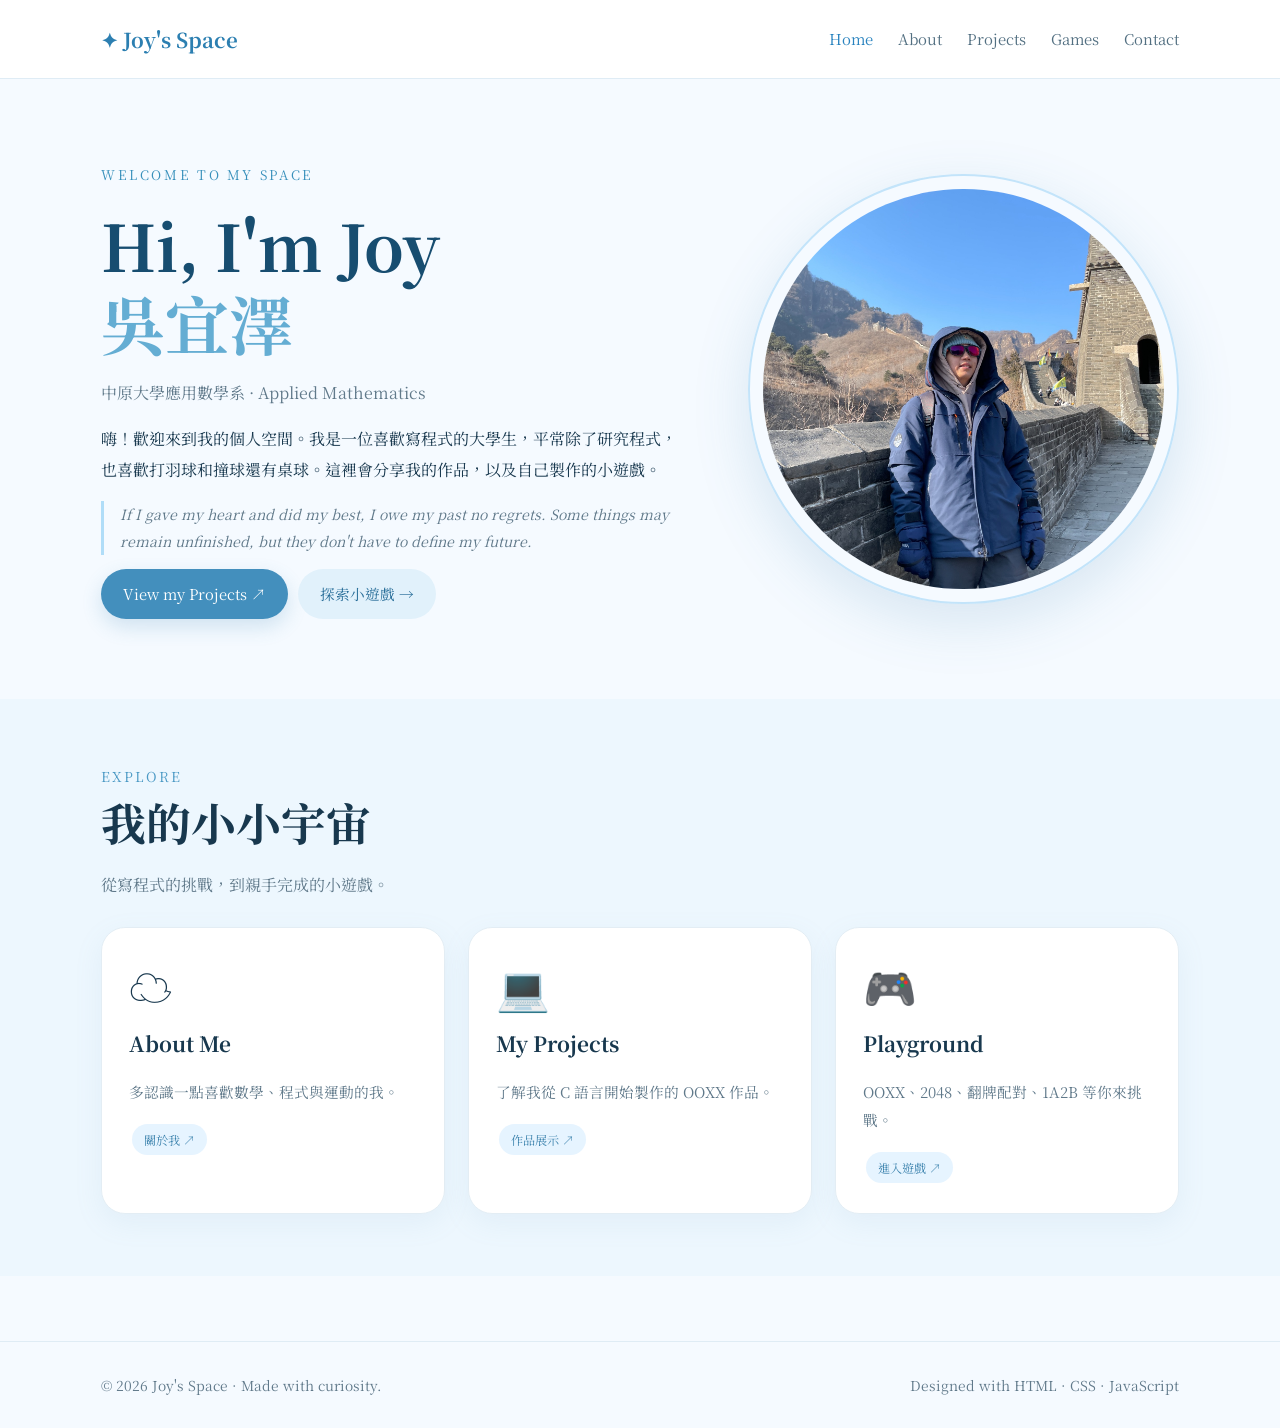
<file: index.html>
<!doctype html><html lang="zh-Hant"><head><meta charset="UTF-8"><meta name="viewport" content="width=device-width,initial-scale=1"><meta name="description" content="Joy's Space — 個人作品展示與小遊戲"><title>首頁｜Joy's Space</title><link rel="stylesheet" href="css/global.css"></head><body><header class="nav"><nav class="nav-inner wrap"><a class="logo" href="index.html">✦ Joy's Space</a><div class="links"><a href="index.html" aria-current="page" >Home</a><a href="pages/about.html" >About</a><a href="pages/projects.html" >Projects</a><a href="pages/games.html" >Games</a><a href="pages/contact.html" >Contact</a></div></nav></header><main><section class="wrap hero"><div class="fade-in"><span class="eyebrow">WELCOME TO MY SPACE</span><h1>Hi, I'm Joy<br><span style="color:#64add3">吳宜澤</span></h1><p class="muted">中原大學應用數學系 · Applied Mathematics</p><p>嗨！歡迎來到我的個人空間。我是一位喜歡寫程式的大學生，平常除了研究程式，也喜歡打羽球和撞球還有桌球。這裡會分享我的作品，以及自己製作的小遊戲。</p><p class="muted" style="font-style:italic;font-size:.88rem;border-left:3px solid #b0ddf8;padding-left:16px">If I gave my heart and did my best, I owe my past no regrets. Some things may remain unfinished, but they don't have to define my future.</p><div class="actions"><a class="btn" href="pages/projects.html">View my Projects ↗</a><a class="btn secondary" href="pages/games.html">探索小遊戲 →</a></div></div><div class="portrait-wrap fade-in"><img class="portrait" src="images/joy.jpg" alt="Joy 的個人照片"></div></section><section class="section" style="background:#edf7fe"><div class="wrap"><div class="section-head"><span class="kicker">EXPLORE</span><h2>我的小小宇宙</h2><p class="muted">從寫程式的挑戰，到親手完成的小遊戲。</p></div><div class="cards"><a class="card fade-in" href="pages/about.html"><span class="card-ico">☁️</span><h3>About Me</h3><p>多認識一點喜歡數學、程式與運動的我。</p><span class="chip">關於我 ↗</span></a><a class="card fade-in" href="pages/projects.html"><span class="card-ico">💻</span><h3>My Projects</h3><p>了解我從 C 語言開始製作的 OOXX 作品。</p><span class="chip">作品展示 ↗</span></a><a class="card fade-in" href="pages/games.html"><span class="card-ico">🎮</span><h3>Playground</h3><p>OOXX、2048、翻牌配對、1A2B 等你來挑戰。</p><span class="chip">進入遊戲 ↗</span></a></div></div></section></main><footer class="foot"><div class="wrap"><span>© <span id="year">2026</span> Joy's Space · Made with curiosity.</span><span>Designed with HTML · CSS · JavaScript</span></div></footer><script src="js/main.js"></script></body></html>
</file>
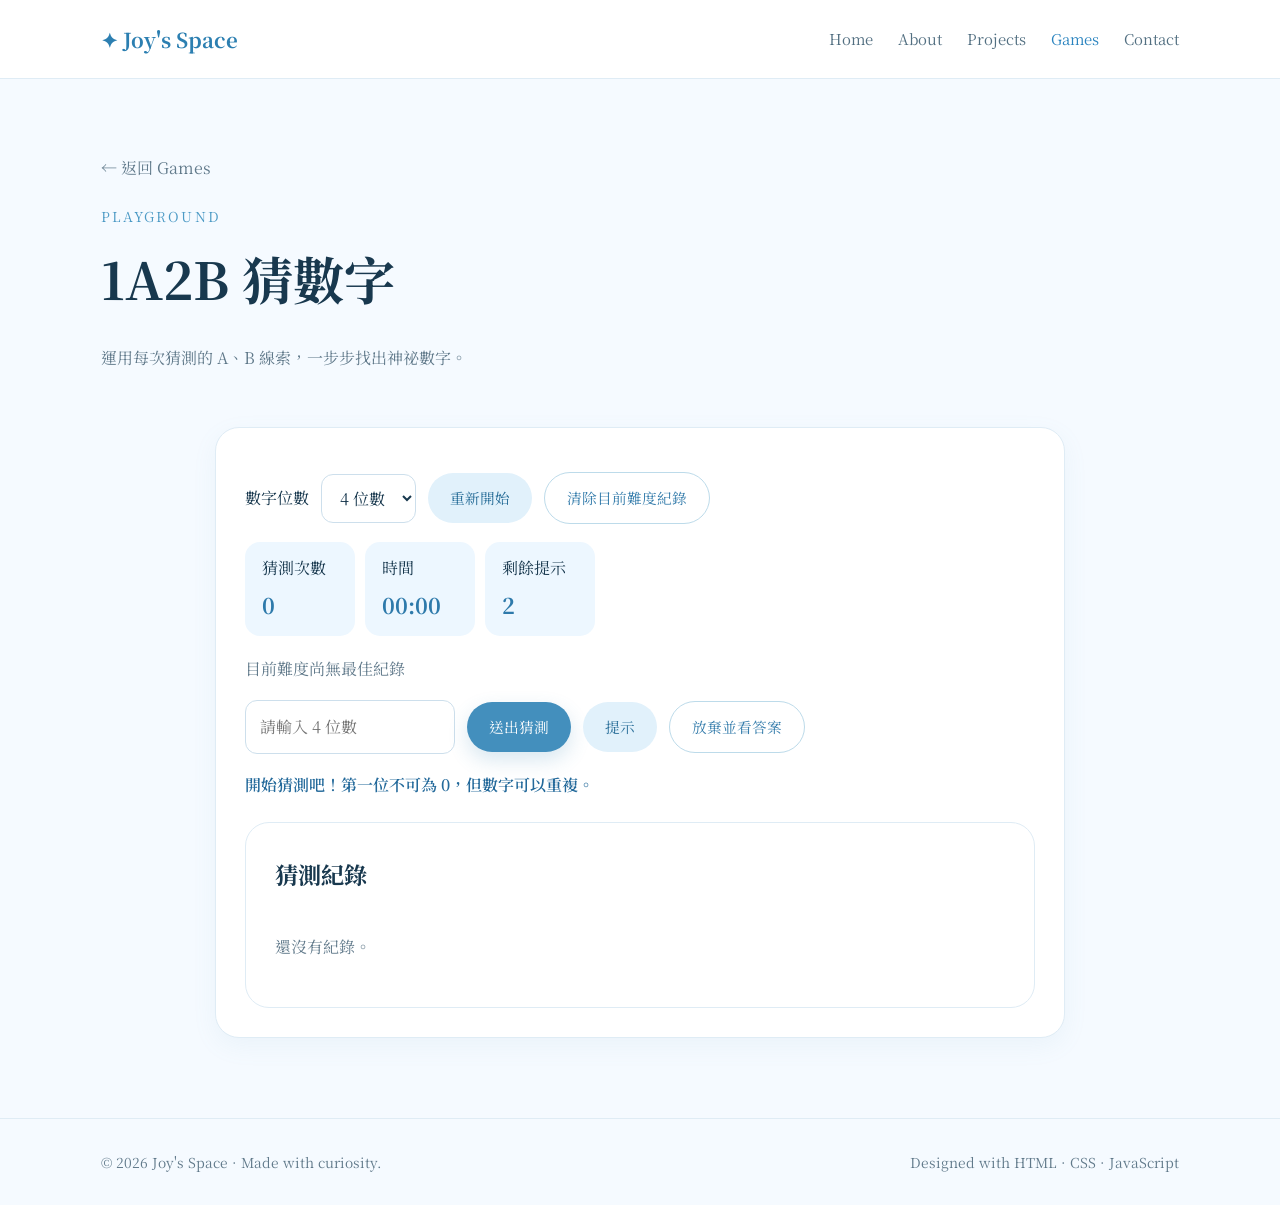
<file: games/1a2b/index.html>
<!doctype html><html lang="zh-Hant"><head><meta charset="UTF-8"><meta name="viewport" content="width=device-width,initial-scale=1"><meta name="description" content="Joy's Space — 個人作品展示與小遊戲"><title>1A2B 猜數字｜Joy's Space</title><link rel="stylesheet" href="../../css/global.css"></head><body><header class="nav"><nav class="nav-inner wrap"><a class="logo" href="../../index.html">✦ Joy's Space</a><div class="links"><a href="../../index.html" >Home</a><a href="../../pages/about.html" >About</a><a href="../../pages/projects.html" >Projects</a><a href="../../pages/games.html" aria-current="page" >Games</a><a href="../../pages/contact.html" >Contact</a></div></nav></header><main><div class="wrap"><section class="page-hero"><a href="../../pages/games.html" class="muted">← 返回 Games</a><span class="kicker" style="display:block;margin-top:20px">PLAYGROUND</span><h1>1A2B 猜數字</h1><p class="muted">運用每次猜測的 A、B 線索，一步步找出神祕數字。</p></section><section class="game-shell"><div class="panel"><div class="field"><label for="digits">數字位數</label><select id="digits"><option value="3">3 位數</option><option value="4" selected>4 位數</option><option value="5">5 位數</option><option value="6">6 位數</option></select><button class="btn secondary" id="new">重新開始</button><button class="btn ghost" id="clear">清除目前難度紀錄</button></div><div class="game-head"><div class="stat"><span>猜測次數</span><strong id="attempts">0</strong></div><div class="stat"><span>時間</span><strong id="time">00:00</strong></div><div class="stat"><span>剩餘提示</span><strong id="hints">2</strong></div></div><p id="best" class="muted"></p><form id="guess-form" class="field"><input id="guess" class="input" inputmode="numeric" autocomplete="off" placeholder="請輸入數字" aria-label="猜測數字" required><button class="btn" type="submit">送出猜測</button><button class="btn secondary" type="button" id="hint">提示</button><button class="btn ghost" type="button" id="giveup">放棄並看答案</button></form><p class="message" id="message" role="status">開始猜測吧！第一位不可為 0，但數字可以重複。</p><div class="panel" style="box-shadow:none"><h2>猜測紀錄</h2><div id="history" class="history"><p class="muted">還沒有紀錄。</p></div></div></div></section></div><link rel="stylesheet" href="style.css"><script src="game.js" defer></script></main><footer class="foot"><div class="wrap"><span>© <span id="year">2026</span> Joy's Space · Made with curiosity.</span><span>Designed with HTML · CSS · JavaScript</span></div></footer><script src="../../js/main.js"></script></body></html>
</file>
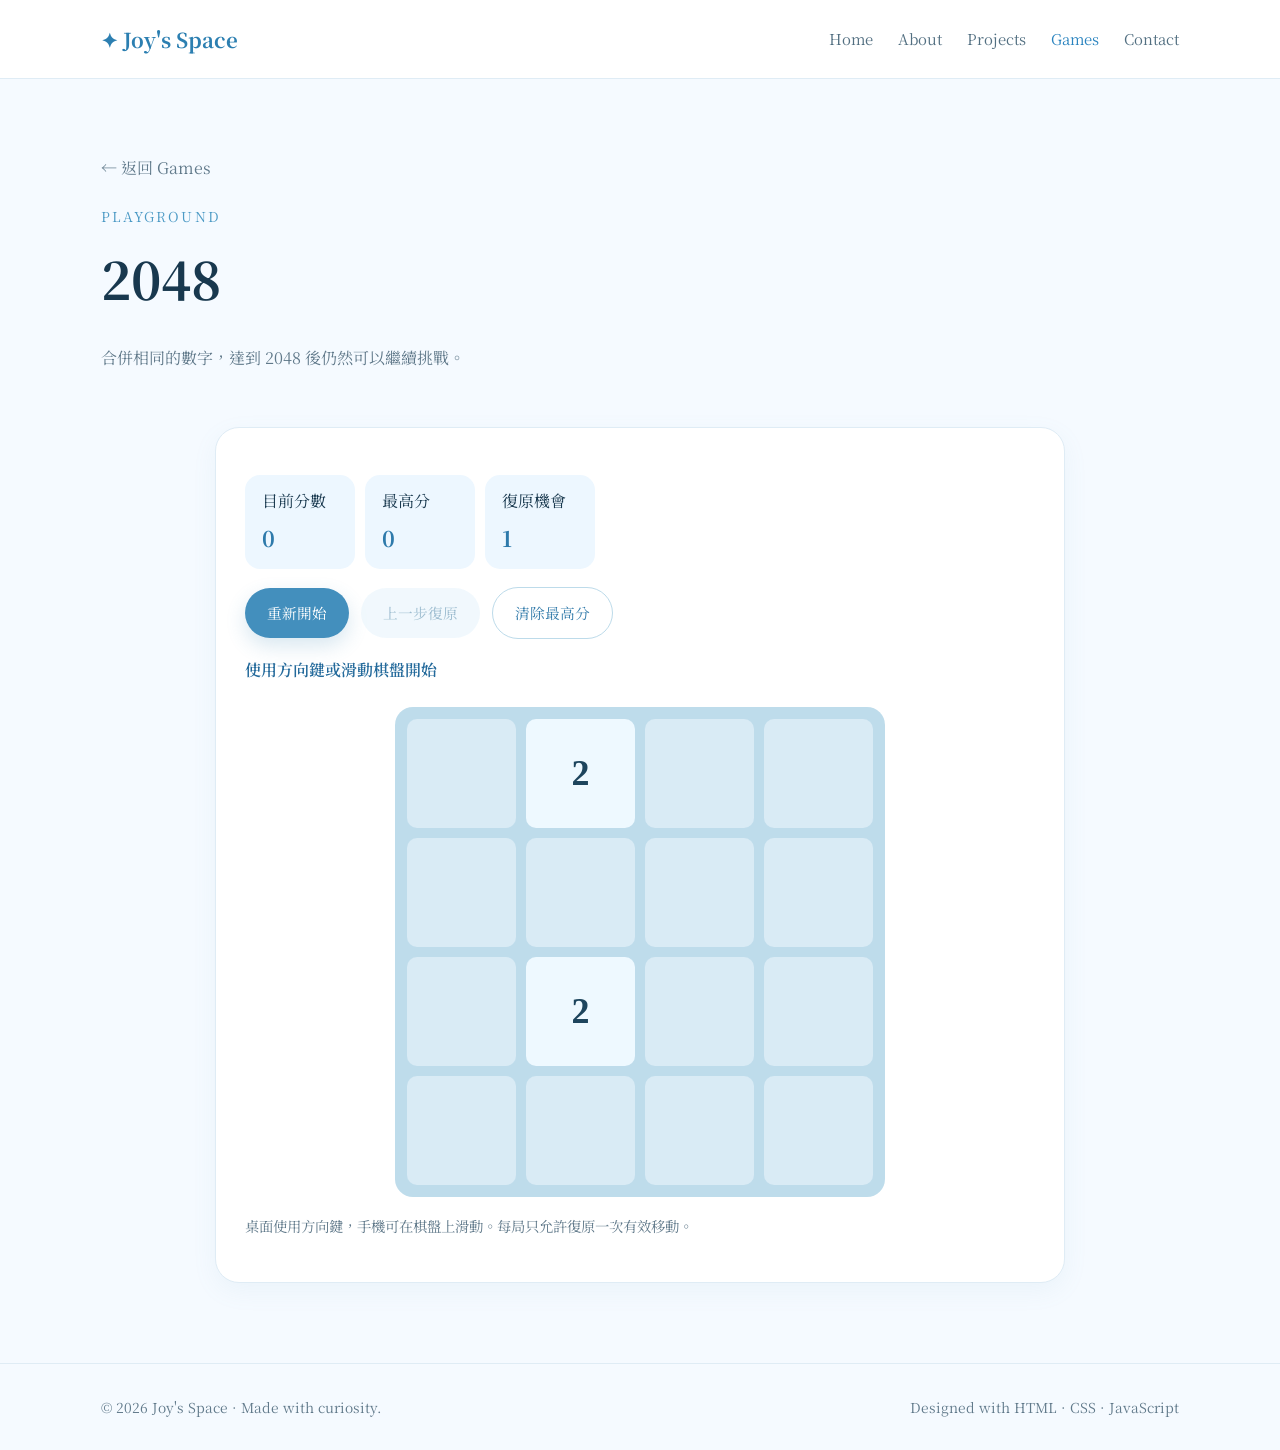
<file: games/2048/index.html>
<!doctype html><html lang="zh-Hant"><head><meta charset="UTF-8"><meta name="viewport" content="width=device-width,initial-scale=1"><meta name="description" content="Joy's Space — 個人作品展示與小遊戲"><title>2048｜Joy's Space</title><link rel="stylesheet" href="../../css/global.css"></head><body><header class="nav"><nav class="nav-inner wrap"><a class="logo" href="../../index.html">✦ Joy's Space</a><div class="links"><a href="../../index.html" >Home</a><a href="../../pages/about.html" >About</a><a href="../../pages/projects.html" >Projects</a><a href="../../pages/games.html" aria-current="page" >Games</a><a href="../../pages/contact.html" >Contact</a></div></nav></header><main><div class="wrap"><section class="page-hero"><a href="../../pages/games.html" class="muted">← 返回 Games</a><span class="kicker" style="display:block;margin-top:20px">PLAYGROUND</span><h1>2048</h1><p class="muted">合併相同的數字，達到 2048 後仍然可以繼續挑戰。</p></section><section class="game-shell"><div class="panel"><div class="game-head"><div class="stat"><span>目前分數</span><strong id="score">0</strong></div><div class="stat"><span>最高分</span><strong id="best">0</strong></div><div class="stat"><span>復原機會</span><strong id="undos">1</strong></div></div><div class="field"><button class="btn" id="new">重新開始</button><button class="btn secondary" id="undo">上一步復原</button><button class="btn ghost" id="clear">清除最高分</button></div><p id="message" class="message" role="status">使用方向鍵或滑動方塊開始遊戲</p><div id="tiles" class="tiles" tabindex="0" aria-label="2048 棋盤"></div><p class="rule">桌面使用方向鍵，手機可在棋盤上滑動。每局只允許復原一次有效移動。</p></div></section></div><link rel="stylesheet" href="style.css"><script src="game.js" defer></script></main><footer class="foot"><div class="wrap"><span>© <span id="year">2026</span> Joy's Space · Made with curiosity.</span><span>Designed with HTML · CSS · JavaScript</span></div></footer><script src="../../js/main.js"></script></body></html>
</file>
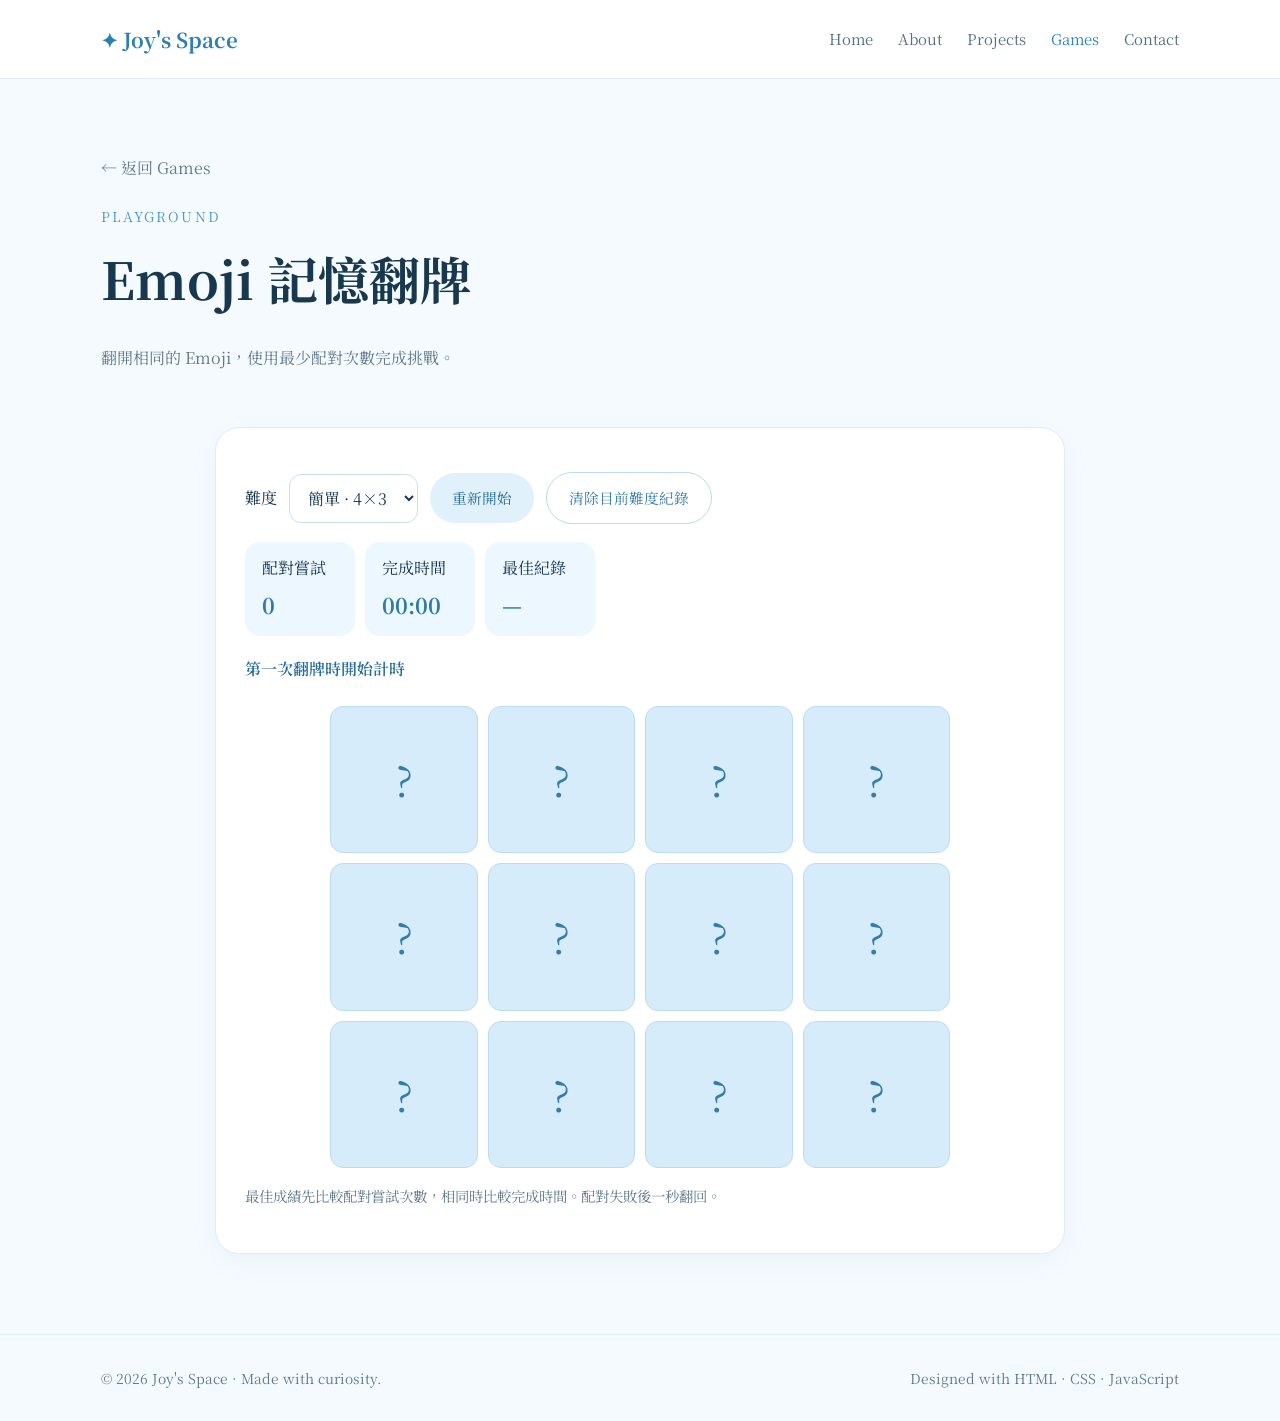
<file: games/memory/index.html>
<!doctype html><html lang="zh-Hant"><head><meta charset="UTF-8"><meta name="viewport" content="width=device-width,initial-scale=1"><meta name="description" content="Joy's Space — 個人作品展示與小遊戲"><title>Emoji 記憶翻牌｜Joy's Space</title><link rel="stylesheet" href="../../css/global.css"></head><body><header class="nav"><nav class="nav-inner wrap"><a class="logo" href="../../index.html">✦ Joy's Space</a><div class="links"><a href="../../index.html" >Home</a><a href="../../pages/about.html" >About</a><a href="../../pages/projects.html" >Projects</a><a href="../../pages/games.html" aria-current="page" >Games</a><a href="../../pages/contact.html" >Contact</a></div></nav></header><main><div class="wrap"><section class="page-hero"><a href="../../pages/games.html" class="muted">← 返回 Games</a><span class="kicker" style="display:block;margin-top:20px">PLAYGROUND</span><h1>Emoji 記憶翻牌</h1><p class="muted">翻開相同的 Emoji，使用最少配對次數完成挑戰。</p></section><section class="game-shell"><div class="panel"><div class="field"><label for="difficulty">難度</label><select id="difficulty"><option value="easy">簡單 · 4×3</option><option value="medium">中等 · 4×4</option><option value="hard">困難 · 6×4</option></select><button class="btn secondary" id="restart">重新開始</button><button class="btn ghost" id="clear">清除目前難度紀錄</button></div><div class="game-head"><div class="stat"><span>配對嘗試</span><strong id="attempts">0</strong></div><div class="stat"><span>完成時間</span><strong id="time">00:00</strong></div><div class="stat"><span>最佳紀錄</span><strong id="best">—</strong></div></div><p class="message" id="message" role="status">第一次翻牌時開始計時</p><div id="memory-board" class="memory-board"></div><p class="rule">最佳成績先比較配對嘗試次數，相同時比較完成時間。配對失敗後一秒翻回。</p></div></section></div><link rel="stylesheet" href="style.css"><script src="game.js" defer></script></main><footer class="foot"><div class="wrap"><span>© <span id="year">2026</span> Joy's Space · Made with curiosity.</span><span>Designed with HTML · CSS · JavaScript</span></div></footer><script src="../../js/main.js"></script></body></html>
</file>
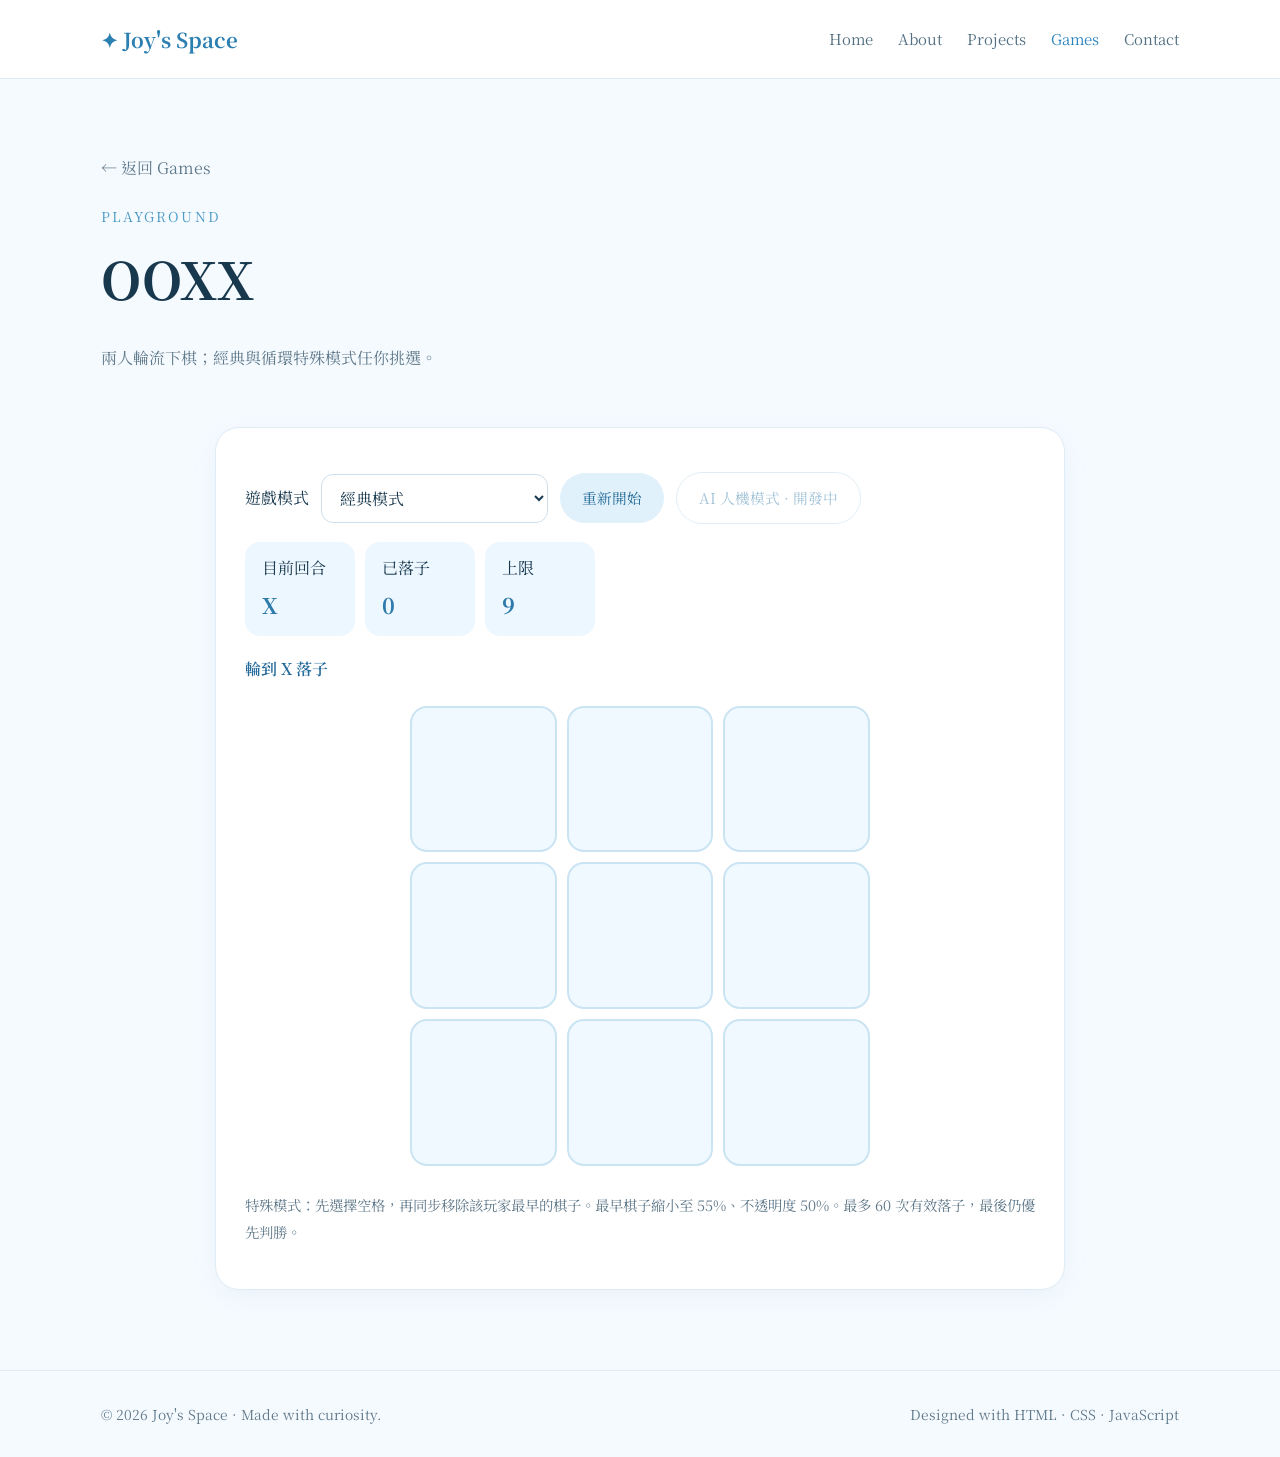
<file: games/ooxx/index.html>
<!doctype html><html lang="zh-Hant"><head><meta charset="UTF-8"><meta name="viewport" content="width=device-width,initial-scale=1"><meta name="description" content="Joy's Space — 個人作品展示與小遊戲"><title>OOXX｜Joy's Space</title><link rel="stylesheet" href="../../css/global.css"></head><body><header class="nav"><nav class="nav-inner wrap"><a class="logo" href="../../index.html">✦ Joy's Space</a><div class="links"><a href="../../index.html" >Home</a><a href="../../pages/about.html" >About</a><a href="../../pages/projects.html" >Projects</a><a href="../../pages/games.html" aria-current="page" >Games</a><a href="../../pages/contact.html" >Contact</a></div></nav></header><main><div class="wrap"><section class="page-hero"><a href="../../pages/games.html" class="muted">← 返回 Games</a><span class="kicker" style="display:block;margin-top:20px">PLAYGROUND</span><h1>OOXX</h1><p class="muted">兩人輪流下棋；經典與循環特殊模式任你挑選。</p></section><section class="game-shell"><div class="panel"><div class="field"><label for="mode">遊戲模式</label><select id="mode"><option value="classic">經典模式</option><option value="special">特殊模式：每人 3 顆棋子</option></select><button class="btn secondary" id="restart">重新開始</button><button class="btn ghost" disabled title="開發中">AI 人機模式 · 開發中</button></div><div class="game-head"><div class="stat"><span>目前回合</span><strong id="turn">X</strong></div><div class="stat"><span>已落子</span><strong id="count">0</strong></div><div class="stat"><span>上限</span><strong id="limit">9</strong></div></div><p class="message" id="message" role="status">輪到 X 落子</p><div class="ttt-board" id="board" aria-label="OOXX 棋盤"></div><p class="rule">特殊模式：先選擇空格，再同步移除該玩家最早的棋子。最早棋子縮小至 55%、不透明度 50%。最多 60 次有效落子，最後仍優先判勝。</p></div></section></div><link rel="stylesheet" href="style.css"><script src="game.js" defer></script></main><footer class="foot"><div class="wrap"><span>© <span id="year">2026</span> Joy's Space · Made with curiosity.</span><span>Designed with HTML · CSS · JavaScript</span></div></footer><script src="../../js/main.js"></script></body></html>
</file>
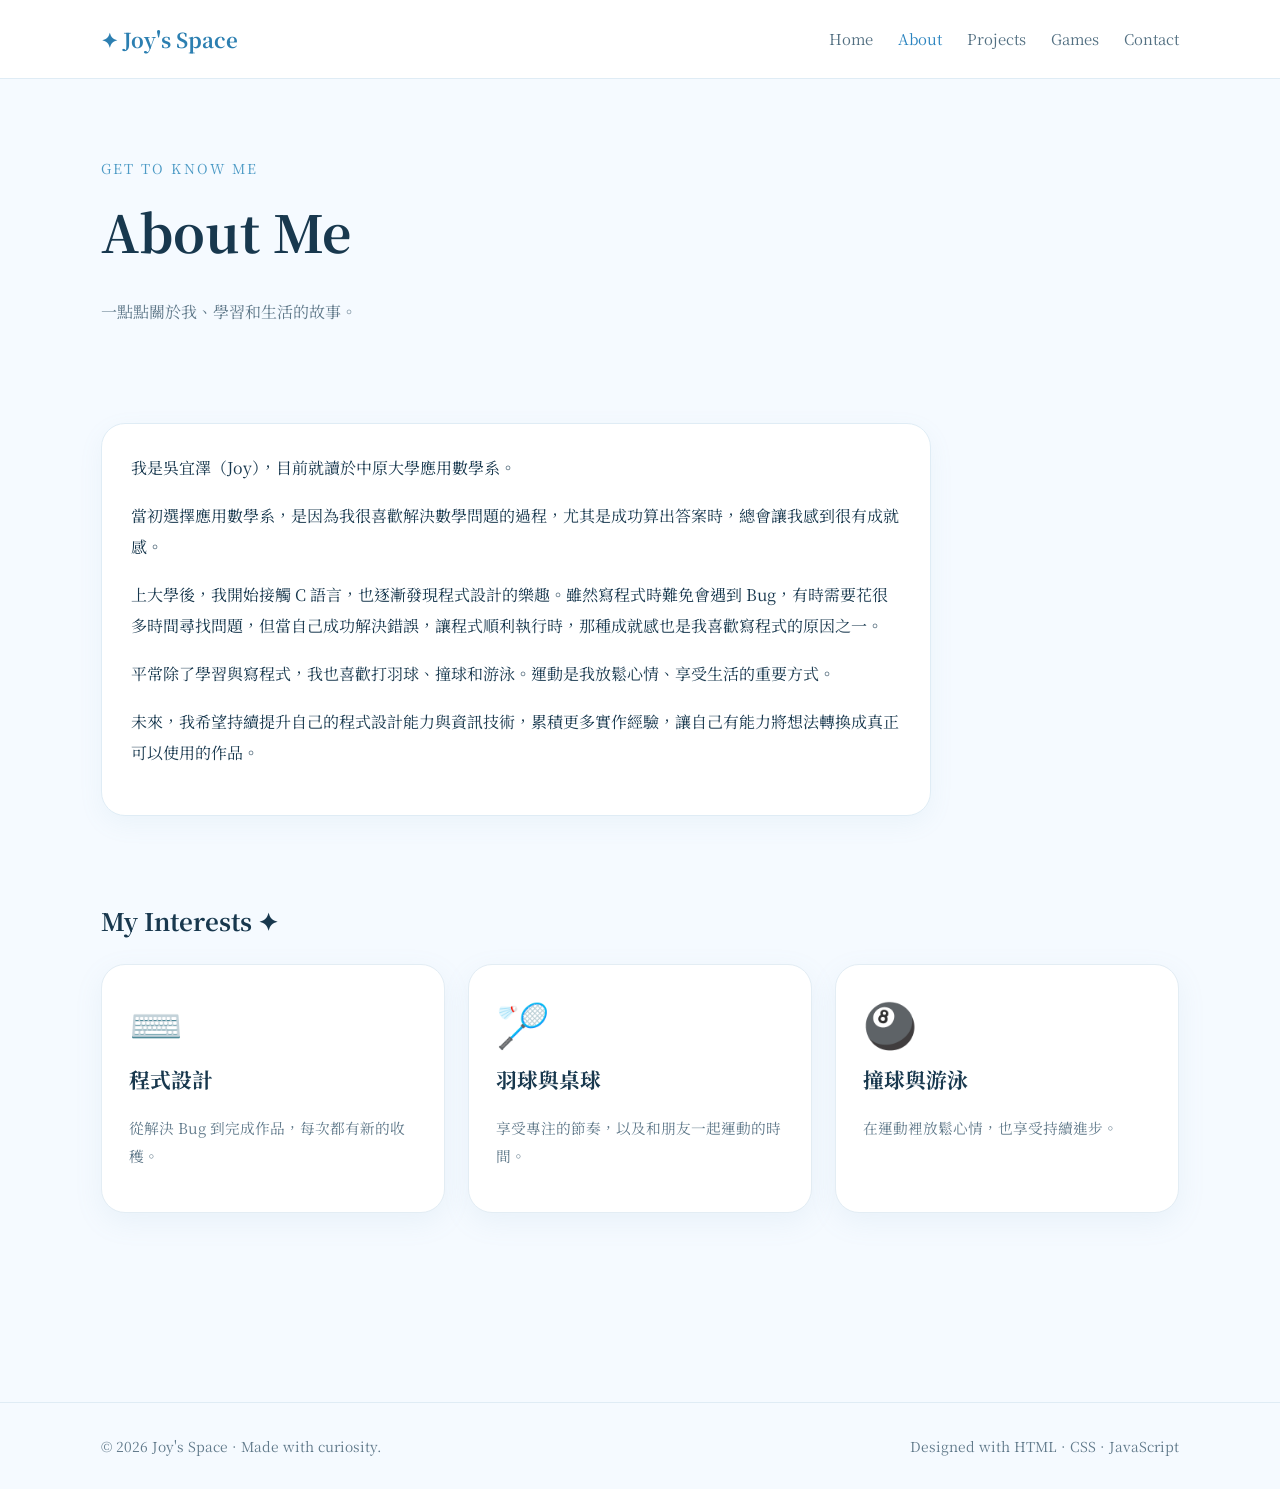
<file: pages/about.html>
<!doctype html><html lang="zh-Hant"><head><meta charset="UTF-8"><meta name="viewport" content="width=device-width,initial-scale=1"><meta name="description" content="Joy's Space — 個人作品展示與小遊戲"><title>關於我｜Joy's Space</title><link rel="stylesheet" href="../css/global.css"></head><body><header class="nav"><nav class="nav-inner wrap"><a class="logo" href="../index.html">✦ Joy's Space</a><div class="links"><a href="../index.html" >Home</a><a href="../pages/about.html" aria-current="page" >About</a><a href="../pages/projects.html" >Projects</a><a href="../pages/games.html" >Games</a><a href="../pages/contact.html" >Contact</a></div></nav></header><main><div class="wrap"><section class="page-hero"><span class="kicker">GET TO KNOW ME</span><h1>About Me</h1><p class="muted">一點點關於我、學習和生活的故事。</p></section><section class="section"><article class="panel prose fade-in"><p>我是吳宜澤（Joy），目前就讀於中原大學應用數學系。</p><p>當初選擇應用數學系，是因為我很喜歡解決數學問題的過程，尤其是成功算出答案時，總會讓我感到很有成就感。</p><p>上大學後，我開始接觸 C 語言，也逐漸發現程式設計的樂趣。雖然寫程式時難免會遇到 Bug，有時需要花很多時間尋找問題，但當自己成功解決錯誤，讓程式順利執行時，那種成就感也是我喜歡寫程式的原因之一。</p><p>平常除了學習與寫程式，我也喜歡打羽球、撞球和游泳。運動是我放鬆心情、享受生活的重要方式。</p><p>未來，我希望持續提升自己的程式設計能力與資訊技術，累積更多實作經驗，讓自己有能力將想法轉換成真正可以使用的作品。</p></article><section class="section"><h2>My Interests ✦</h2><div class="cards"><div class="card"><span class="card-ico">⌨️</span><h3>程式設計</h3><p>從解決 Bug 到完成作品，每次都有新的收穫。</p></div><div class="card"><span class="card-ico">🏸</span><h3>羽球與桌球</h3><p>享受專注的節奏，以及和朋友一起運動的時間。</p></div><div class="card"><span class="card-ico">🎱</span><h3>撞球與游泳</h3><p>在運動裡放鬆心情，也享受持續進步。</p></div></div></section></section></div></main><footer class="foot"><div class="wrap"><span>© <span id="year">2026</span> Joy's Space · Made with curiosity.</span><span>Designed with HTML · CSS · JavaScript</span></div></footer><script src="../js/main.js"></script></body></html>
</file>
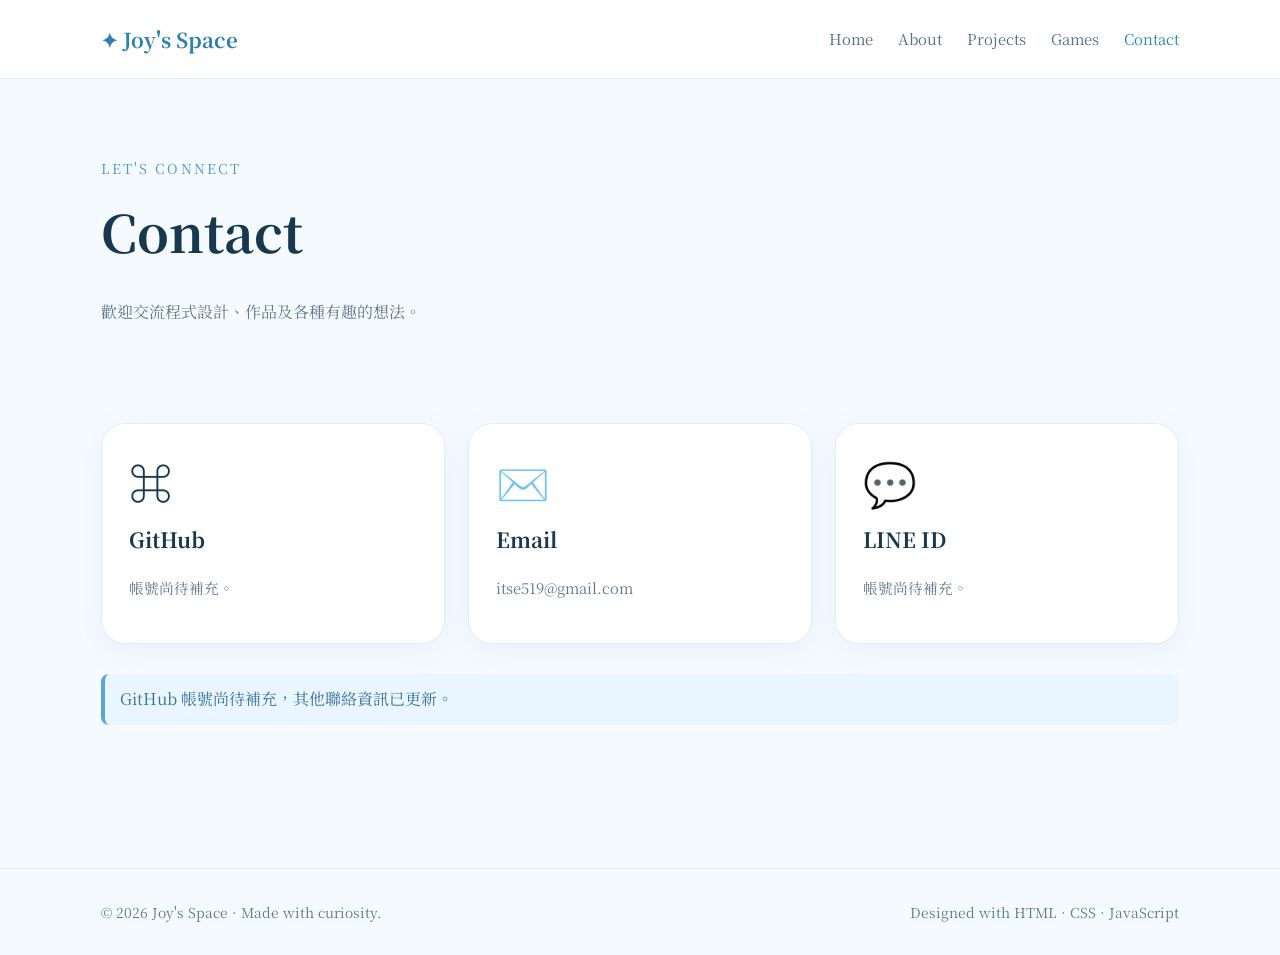
<file: pages/contact.html>
<!doctype html><html lang="zh-Hant"><head><meta charset="UTF-8"><meta name="viewport" content="width=device-width,initial-scale=1"><meta name="description" content="Joy's Space — 個人作品展示與小遊戲"><title>聯絡方式｜Joy's Space</title><link rel="stylesheet" href="../css/global.css"></head><body><header class="nav"><nav class="nav-inner wrap"><a class="logo" href="../index.html">✦ Joy's Space</a><div class="links"><a href="../index.html" >Home</a><a href="../pages/about.html" >About</a><a href="../pages/projects.html" >Projects</a><a href="../pages/games.html" >Games</a><a href="../pages/contact.html" aria-current="page" >Contact</a></div></nav></header><main><div class="wrap"><section class="page-hero"><span class="kicker">LET'S CONNECT</span><h1>Contact</h1><p class="muted">歡迎交流程式設計、作品及各種有趣的想法。</p></section><section class="section"><div class="cards"><div class="card"><span class="card-ico">⌘</span><h3>GitHub</h3><p>帳號尚待補充。</p></div><div class="card"><span class="card-ico">✉️</span><h3>Email</h3><p>itse519@gmail.com</p></div><div class="card"><span class="card-ico">💬</span><h3>LINE ID</h3><p>帳號尚待補充。</p></div></div><p class="notice" style="margin-top:30px">GitHub 帳號尚待補充，其他聯絡資訊已更新。</p></section></div></main><footer class="foot"><div class="wrap"><span>© <span id="year">2026</span> Joy's Space · Made with curiosity.</span><span>Designed with HTML · CSS · JavaScript</span></div></footer><script src="../js/main.js"></script></body></html>
</file>
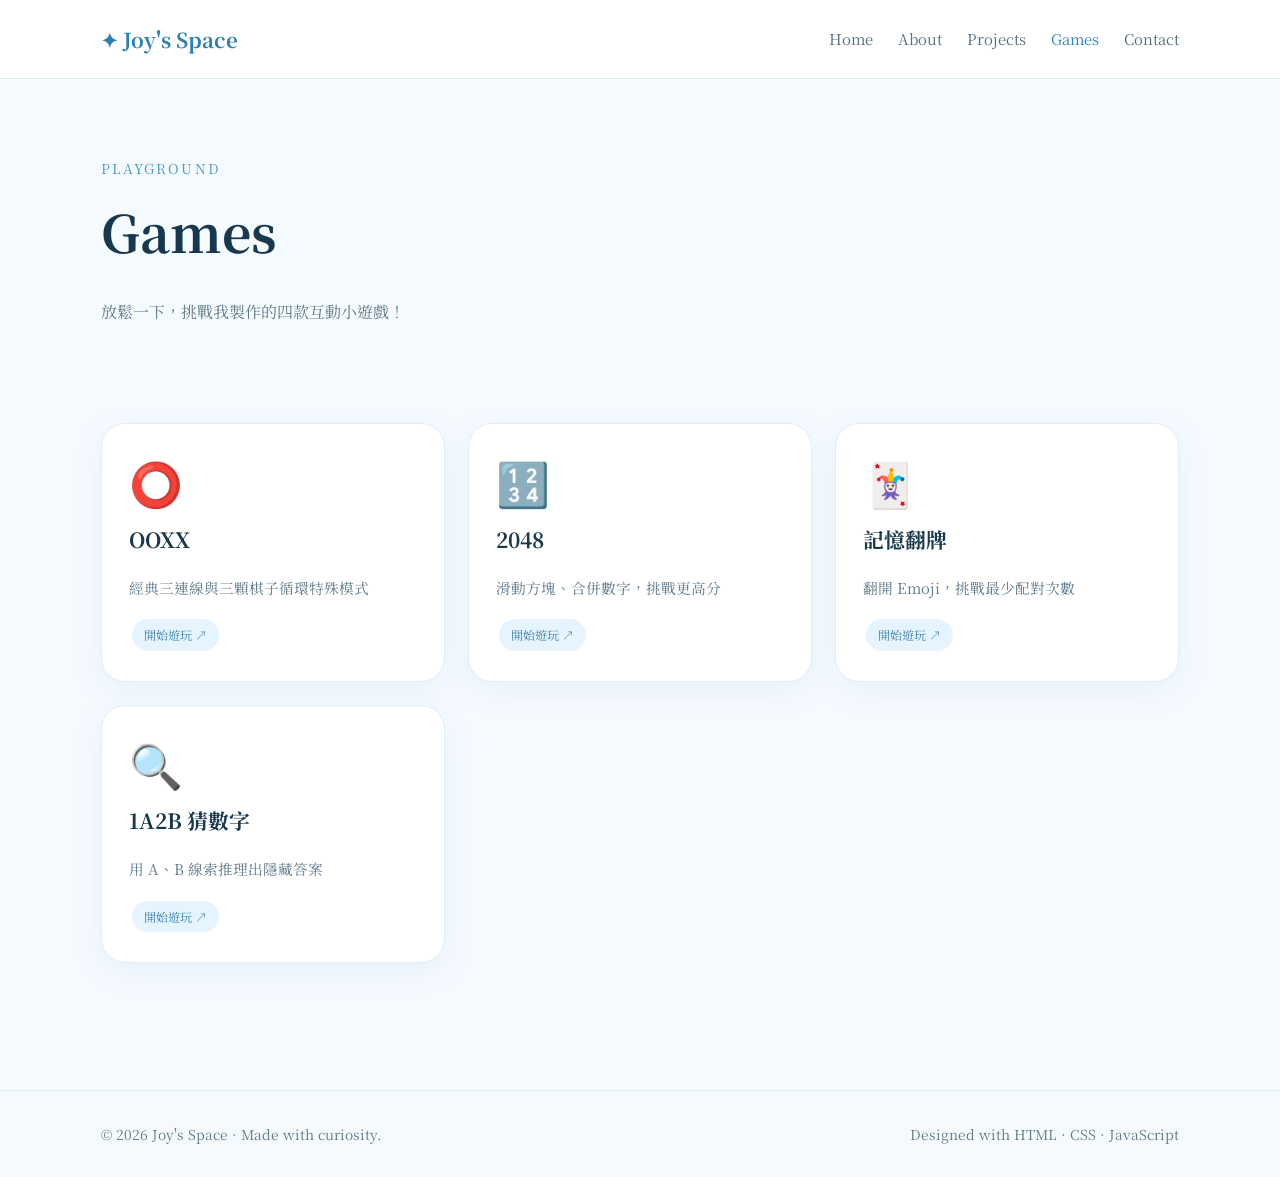
<file: pages/games.html>
<!doctype html><html lang="zh-Hant"><head><meta charset="UTF-8"><meta name="viewport" content="width=device-width,initial-scale=1"><meta name="description" content="Joy's Space — 個人作品展示與小遊戲"><title>遊戲大廳｜Joy's Space</title><link rel="stylesheet" href="../css/global.css"></head><body><header class="nav"><nav class="nav-inner wrap"><a class="logo" href="../index.html">✦ Joy's Space</a><div class="links"><a href="../index.html" >Home</a><a href="../pages/about.html" >About</a><a href="../pages/projects.html" >Projects</a><a href="../pages/games.html" aria-current="page" >Games</a><a href="../pages/contact.html" >Contact</a></div></nav></header><main><div class="wrap"><section class="page-hero"><span class="kicker">PLAYGROUND</span><h1>Games</h1><p class="muted">放鬆一下，挑戰我製作的四款互動小遊戲！</p></section><section class="section"><div class="cards"><a class="card" href="../games/ooxx/index.html"><span class="card-ico">⭕</span><h3>OOXX</h3><p>經典三連線與三顆棋子循環特殊模式</p><span class="chip">開始遊玩 ↗</span></a><a class="card" href="../games/2048/index.html"><span class="card-ico">🔢</span><h3>2048</h3><p>滑動方塊、合併數字，挑戰更高分</p><span class="chip">開始遊玩 ↗</span></a><a class="card" href="../games/memory/index.html"><span class="card-ico">🃏</span><h3>記憶翻牌</h3><p>翻開 Emoji，挑戰最少配對次數</p><span class="chip">開始遊玩 ↗</span></a><a class="card" href="../games/1a2b/index.html"><span class="card-ico">🔍</span><h3>1A2B 猜數字</h3><p>用 A、B 線索推理出隱藏答案</p><span class="chip">開始遊玩 ↗</span></a></div></section></div></main><footer class="foot"><div class="wrap"><span>© <span id="year">2026</span> Joy's Space · Made with curiosity.</span><span>Designed with HTML · CSS · JavaScript</span></div></footer><script src="../js/main.js"></script></body></html>
</file>
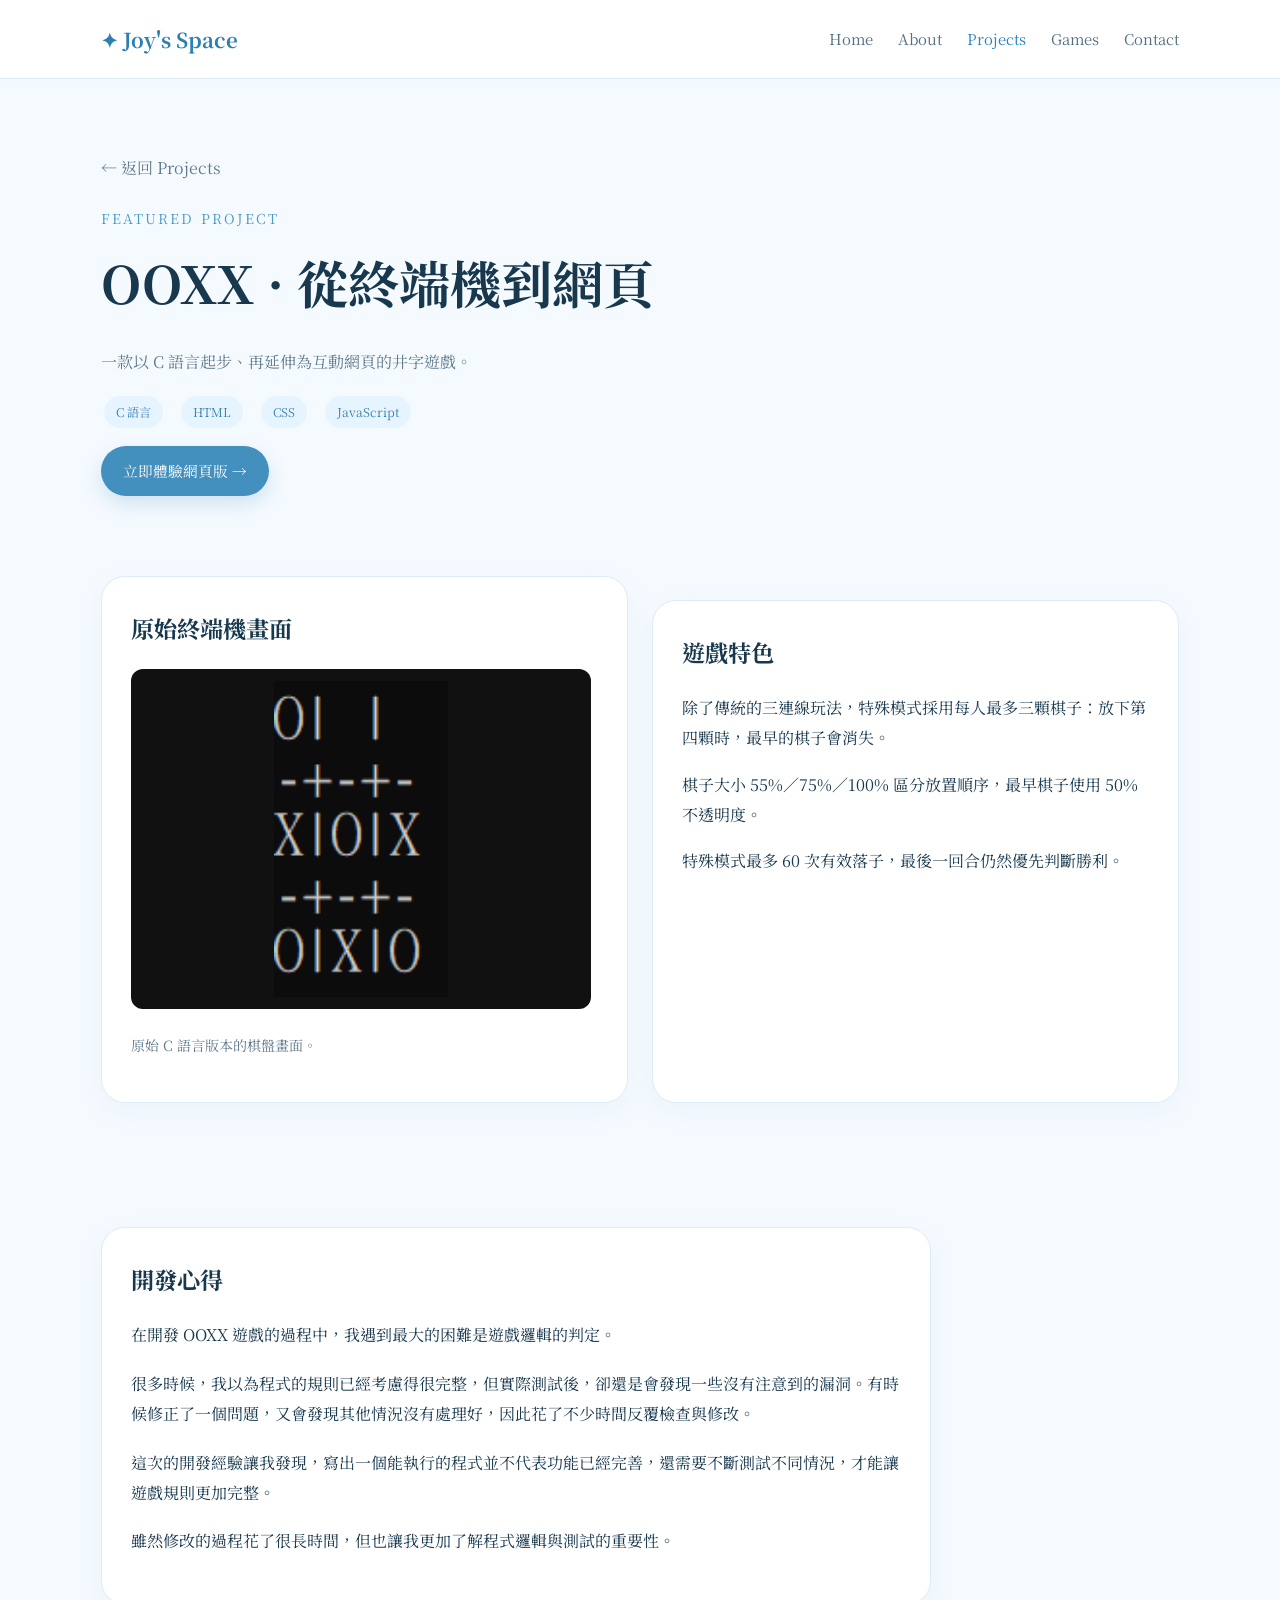
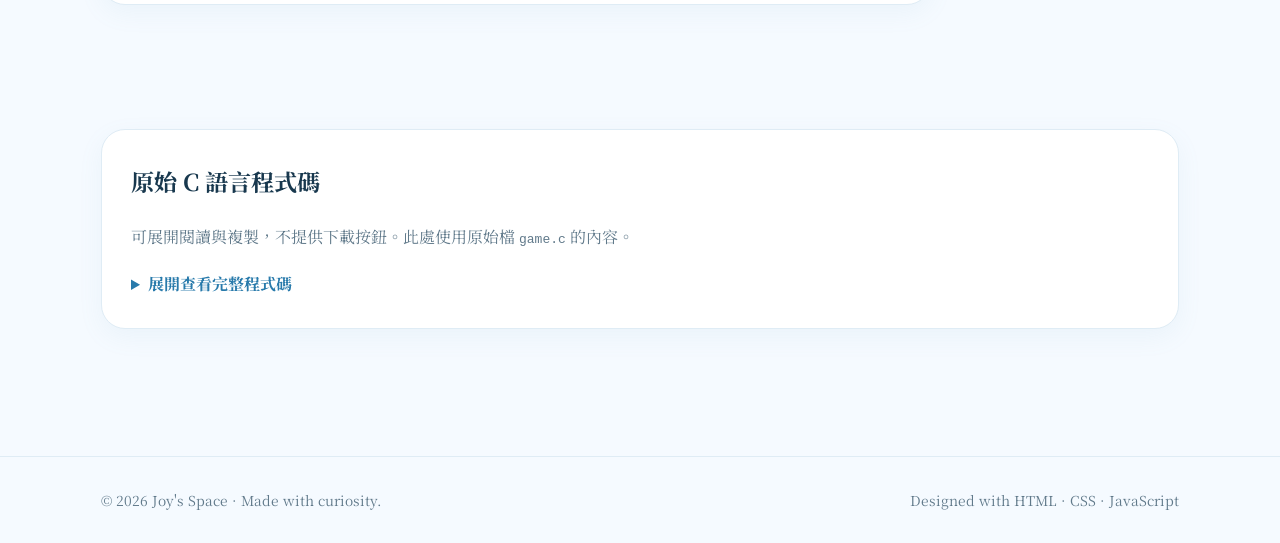
<file: pages/project-ooxx.html>
<!doctype html><html lang="zh-Hant"><head><meta charset="UTF-8"><meta name="viewport" content="width=device-width,initial-scale=1"><meta name="description" content="Joy's Space — 個人作品展示與小遊戲"><title>OOXX 作品介紹｜Joy's Space</title><link rel="stylesheet" href="../css/global.css"></head><body><header class="nav"><nav class="nav-inner wrap"><a class="logo" href="../index.html">✦ Joy's Space</a><div class="links"><a href="../index.html" >Home</a><a href="../pages/about.html" >About</a><a href="../pages/projects.html" aria-current="page" >Projects</a><a href="../pages/games.html" >Games</a><a href="../pages/contact.html" >Contact</a></div></nav></header><main><div class="wrap"><section class="page-hero"><a class="muted" href="projects.html">← 返回 Projects</a><div style="margin-top:20px"><span class="kicker">FEATURED PROJECT</span><h1>OOXX · 從終端機到網頁</h1><p class="muted">一款以 C 語言起步、再延伸為互動網頁的井字遊戲。</p><div class="field"><span class="chip">C 語言</span><span class="chip">HTML</span><span class="chip">CSS</span><span class="chip">JavaScript</span></div><a class="btn" href="../games/ooxx/index.html">立即體驗網頁版 →</a></div></section><section class="section layout-2"><article class="panel"><h2>原始終端機畫面</h2><img src="../images/ooxx-original.png" alt="你提供的第二張 C 語言 OOXX 終端機截圖" class="figure" style="width:100%"><p class="muted" style="font-size:.88rem">原始 C 語言版本的棋盤畫面。</p></article><article class="panel"><h2>遊戲特色</h2><p>除了傳統的三連線玩法，特殊模式採用每人最多三顆棋子：放下第四顆時，最早的棋子會消失。</p><p>棋子大小 55%／75%／100% 區分放置順序，最早棋子使用 50% 不透明度。</p><p>特殊模式最多 60 次有效落子，最後一回合仍然優先判斷勝利。</p></article></section><section class="section"><article class="panel prose"><h2>開發心得</h2><p>在開發 OOXX 遊戲的過程中，我遇到最大的困難是遊戲邏輯的判定。</p><p>很多時候，我以為程式的規則已經考慮得很完整，但實際測試後，卻還是會發現一些沒有注意到的漏洞。有時候修正了一個問題，又會發現其他情況沒有處理好，因此花了不少時間反覆檢查與修改。</p><p>這次的開發經驗讓我發現，寫出一個能執行的程式並不代表功能已經完善，還需要不斷測試不同情況，才能讓遊戲規則更加完整。</p><p>雖然修改的過程花了很長時間，但也讓我更加了解程式邏輯與測試的重要性。</p></article></section><section class="section"><article class="panel"><h2>原始 C 語言程式碼</h2><p class="muted">可展開閱讀與複製，不提供下載按鈕。此處使用原始檔 <code>game.c</code> 的內容。</p><details id="codeDetails"><summary style="cursor:pointer;color:#287aab;font-weight:bold">展開查看完整程式碼</summary><div class="actions" style="margin:14px 0"><button class="btn" id="copySource" type="button">複製完整原始碼</button><span id="copyStatus" class="muted" aria-live="polite"></span></div><pre class="source" id="sourceCode">正在載入原始碼…</pre></details></article></section></div><script src="../js/project-code.js"></script></main><footer class="foot"><div class="wrap"><span>© <span id="year">2026</span> Joy's Space · Made with curiosity.</span><span>Designed with HTML · CSS · JavaScript</span></div></footer><script src="../js/main.js"></script></body></html>
</file>
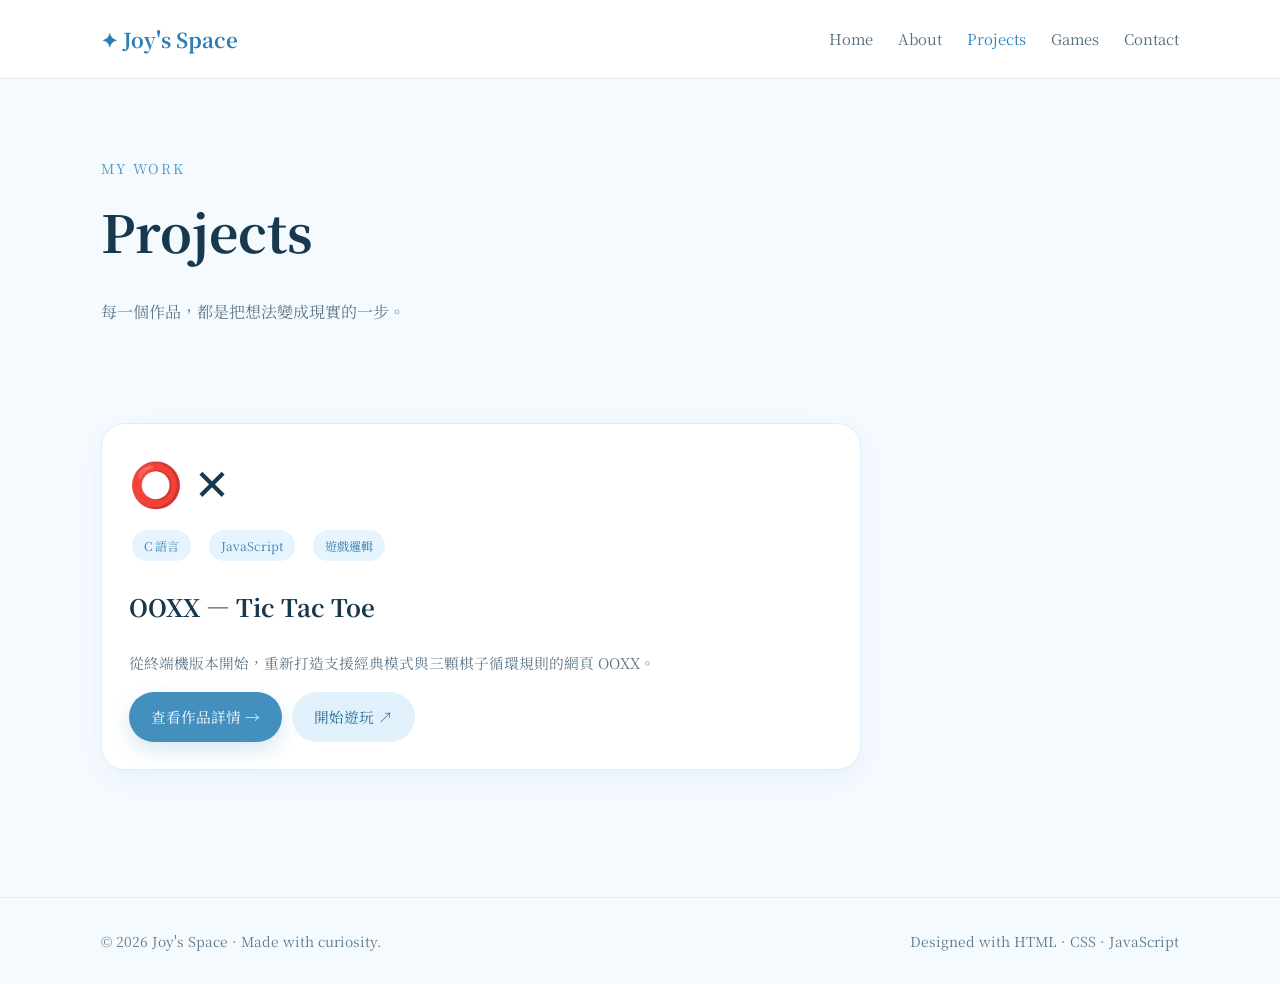
<file: pages/projects.html>
<!doctype html><html lang="zh-Hant"><head><meta charset="UTF-8"><meta name="viewport" content="width=device-width,initial-scale=1"><meta name="description" content="Joy's Space — 個人作品展示與小遊戲"><title>作品展示｜Joy's Space</title><link rel="stylesheet" href="../css/global.css"></head><body><header class="nav"><nav class="nav-inner wrap"><a class="logo" href="../index.html">✦ Joy's Space</a><div class="links"><a href="../index.html" >Home</a><a href="../pages/about.html" >About</a><a href="../pages/projects.html" aria-current="page" >Projects</a><a href="../pages/games.html" >Games</a><a href="../pages/contact.html" >Contact</a></div></nav></header><main><div class="wrap"><section class="page-hero"><span class="kicker">MY WORK</span><h1>Projects</h1><p class="muted">每一個作品，都是把想法變成現實的一步。</p></section><section class="section"><div class="card" style="max-width:760px"><span class="card-ico">⭕ ✕</span><div class="field"><span class="chip">C 語言</span><span class="chip">JavaScript</span><span class="chip">遊戲邏輯</span></div><h2>OOXX — Tic Tac Toe</h2><p>從終端機版本開始，重新打造支援經典模式與三顆棋子循環規則的網頁 OOXX。</p><div class="actions"><a class="btn" href="project-ooxx.html">查看作品詳情 →</a><a class="btn secondary" href="../games/ooxx/index.html">開始遊玩 ↗</a></div></div></section></div></main><footer class="foot"><div class="wrap"><span>© <span id="year">2026</span> Joy's Space · Made with curiosity.</span><span>Designed with HTML · CSS · JavaScript</span></div></footer><script src="../js/main.js"></script></body></html>
</file>
<file: css/global.css>
@import url('https://fonts.googleapis.com/css2?family=Noto+Serif+TC:wght@400;500;600;700&display=swap');
:root{--bg:#f5faff;--surface:#fff;--ink:#18384e;--muted:#60798a;--blue:#4a9bd0;--blue2:#d9efff;--line:#dfecf5;--shadow:0 12px 32px #2d709522}*{box-sizing:border-box}html{scroll-behavior:smooth}body{margin:0;background:var(--bg);color:var(--ink);font-family:Georgia,'Noto Serif TC',serif;line-height:1.9}a{color:inherit;text-decoration:none}button,input,select{font:inherit}button{cursor:pointer}.wrap{max-width:1130px;margin:auto;padding:0 26px}.nav{position:sticky;top:0;z-index:15;background:#ffffffed;backdrop-filter:blur(15px);border-bottom:1px solid var(--line)}.nav-inner{display:flex;align-items:center;justify-content:space-between;min-height:78px;gap:18px}.logo{font-size:1.28rem;font-weight:700;color:#2c7fb1}.links{display:flex;gap:25px;flex-wrap:wrap}.links a{font-size:.93rem;color:#526f81}.links a:hover,.links a[aria-current=page]{color:#2983bf}.hero{min-height:620px;display:grid;grid-template-columns:1.15fr .85fr;align-items:center;gap:65px}.eyebrow{color:#3890bb;letter-spacing:.2em;font-size:.82rem;text-transform:uppercase}.hero h1{font-size:clamp(2.4rem,5vw,4.3rem);line-height:1.23;margin:15px 0;color:#174d70}.hero p{max-width:580px}.portrait-wrap{padding:13px;border-radius:50%;border:2px solid #c3e4fa;box-shadow:0 18px 55px #4488ac2c;aspect-ratio:1}.portrait{width:100%;height:100%;border-radius:50%;object-fit:cover;object-position:50% 44%;display:block}.muted{color:var(--muted)}.btn{background:#438fbd;color:#fff;border:none;border-radius:999px;padding:11px 22px;display:inline-flex;gap:10px;align-items:center;justify-content:center;transition:.2s;font-size:.92rem;box-shadow:0 8px 20px #3787b532}.btn:hover{background:#2b7ba9;transform:translateY(-2px)}.btn.secondary{background:#e1f1fb;color:#276d98;box-shadow:none}.btn.ghost{background:transparent;border:1px solid #bddbea;color:#347cab;box-shadow:none}.btn:disabled{opacity:.45;cursor:not-allowed;transform:none}.actions{display:flex;gap:10px;flex-wrap:wrap}.section{padding:62px 0}.section-head{margin-bottom:27px}.section-head h1,.section-head h2{margin:0 0 10px;font-size:clamp(1.9rem,3.8vw,2.8rem);line-height:1.4}.kicker{color:#4c9ac5;font-size:.86rem;letter-spacing:.15em}.cards{display:grid;grid-template-columns:repeat(3,minmax(0,1fr));gap:23px}.card{background:#fff;border:1px solid #e3edf4;border-radius:24px;padding:27px;box-shadow:0 9px 28px #7da9c01a;transition:transform .25s,box-shadow .25s}.card:hover{transform:translateY(-5px);box-shadow:var(--shadow)}.card h3{margin:8px 0;font-size:1.3rem}.card p{color:var(--muted);font-size:.92rem}.chip{display:inline-block;border-radius:100px;background:#e6f4ff;padding:4px 12px;color:#3b82ad;font-size:.76rem;margin:3px}.card-ico{font-size:2.7rem;display:block;line-height:1.4}.page-hero{padding:74px 0 18px}.page-hero h1{font-size:clamp(2.1rem,4vw,3.3rem);margin:0 0 10px}.panel{background:white;border:1px solid var(--line);border-radius:24px;padding:29px;box-shadow:0 8px 25px #7da9c015}.panel+.panel{margin-top:24px}.panel h2{margin-top:0;font-size:1.45rem}.prose{max-width:830px}.prose p{margin:0 0 18px}.layout-2{display:grid;grid-template-columns:1fr 1fr;gap:24px}.input,select{padding:11px 14px;background:#fff;border:1px solid #cddfec;border-radius:12px;min-height:47px;color:var(--ink)}.stat{display:inline-flex;flex-direction:column;background:#edf7ff;border-radius:15px;padding:11px 17px;min-width:110px}.stat strong{font-size:1.35rem;color:#2e7aab}.game-shell{max-width:850px;margin:20px auto 80px}.game-top{display:flex;justify-content:space-between;gap:15px;align-items:center;flex-wrap:wrap}.game-head{display:flex;flex-wrap:wrap;gap:10px;align-items:center;margin:18px 0}.message{min-height:36px;color:#246a9b;font-weight:600}.foot{margin-top:65px;border-top:1px solid var(--line);padding:30px 0;color:var(--muted);font-size:.86rem}.foot .wrap{display:flex;justify-content:space-between;gap:18px;flex-wrap:wrap}.source{max-height:420px;overflow:auto;background:#173348;color:#e6f4fa;padding:22px;border-radius:14px;white-space:pre;font:13px/1.65 Consolas,monospace}.figure{max-width:460px;max-height:340px;object-fit:contain;background:#111;border-radius:12px;padding:12px}.rule{font-size:.9rem;color:var(--muted)}.fade-in{animation:rise .7s both}@keyframes rise{from{opacity:0;transform:translateY(13px)}to{opacity:1;transform:translateY(0)}}.notice{border-left:4px solid #5ba5d6;background:#eaf6ff;border-radius:8px;padding:10px 15px;color:#3a739a}.field{display:flex;gap:12px;flex-wrap:wrap;align-items:center;margin:15px 0}@media(max-width:790px){.nav-inner{align-items:flex-start;flex-direction:column;padding-top:14px;padding-bottom:14px;min-height:0}.links{gap:13px}.hero{grid-template-columns:1fr;gap:15px;padding-top:50px;padding-bottom:45px;min-height:0}.portrait-wrap{max-width:300px;width:74%;grid-row:1;margin:auto}.cards{grid-template-columns:repeat(2,minmax(0,1fr))}.layout-2{grid-template-columns:1fr}}@media(max-width:540px){.wrap{padding:0 17px}.cards{grid-template-columns:1fr}.panel,.card{padding:20px}.nav .links{font-size:.85rem;gap:10px}.hero h1{font-size:2.25rem}}
</file>
<file: games/1a2b/style.css>
.history{display:flex;flex-direction:column;gap:9px}.guess-row{display:flex;justify-content:space-between;gap:12px;padding:8px 12px;border-radius:9px;background:#edf7fd}.guess-row strong{color:#277fac;letter-spacing:.1em}
</file>
<file: games/2048/style.css>
.tiles{display:grid;grid-template-columns:repeat(4,1fr);gap:10px;background:#bedceb;padding:12px;border-radius:18px;max-width:490px;margin:15px auto;touch-action:none;user-select:none;outline-offset:5px}.tile{aspect-ratio:1;display:grid;place-items:center;background:#d9ebf5;border-radius:10px;color:#1d455d;font-family:Georgia,serif;font-size:clamp(1.2rem,4.8vw,2.25rem);font-weight:bold;transition:background .13s;animation:tilepop .13s}.tile[data-value="2"]{background:#eef9ff}.tile[data-value="4"]{background:#e0f3ff}.tile[data-value="8"]{background:#b2e3f5}.tile[data-value="16"]{background:#8fd2eb}.tile[data-value="32"]{background:#78c2e5}.tile[data-value="64"]{background:#55a9d4;color:#fff}.tile[data-value="128"]{background:#e7c987}.tile[data-value="256"]{background:#eabd72}.tile[data-value="512"]{background:#e4a558}.tile[data-value="1024"]{background:#db9352;color:#fff}.tile[data-value="2048"]{background:#d6ac47;color:#fff}@keyframes tilepop{from{transform:scale(.94)}to{transform:scale(1)}}
</file>
<file: games/memory/style.css>
.memory-board{display:grid;grid-template-columns:repeat(4,1fr);gap:10px;max-width:620px;margin:auto}.memory-board.hard{grid-template-columns:repeat(6,1fr)}.memory-card{aspect-ratio:1;border:1px solid #baddef;border-radius:13px;background:#d6ecfa;color:#327da9;font-size:clamp(1.25rem,4vw,2.6rem);display:grid;place-items:center;transition:transform .22s,background .22s}.memory-card.show{background:#fff;transform:rotateY(180deg)}.memory-card span{display:inline-block;transform:rotateY(180deg)}.memory-card.matched{border-color:#7bc6a9;background:#e4f9ef}@media(max-width:500px){.memory-board{gap:6px}.memory-board.hard{gap:4px}.memory-card{border-radius:7px;font-size:1.35rem}}
</file>
<file: games/ooxx/style.css>
.ttt-board{display:grid;grid-template-columns:repeat(3,1fr);gap:10px;max-width:460px;margin:15px auto 25px}.ttt-cell{aspect-ratio:1;border:2px solid #cbe4f4;border-radius:17px;background:#f0f9ff;display:flex;align-items:center;justify-content:center;color:#4097ca;transition:.2s;min-width:0}.ttt-cell:hover:not(:disabled){background:#e0f1ff;transform:scale(1.02)}.ttt-cell:disabled{cursor:default}.ttt-symbol{font-family:Georgia,serif;font-size:clamp(2.5rem,8vw,5rem);line-height:1;font-weight:700;display:block;transition:opacity .2s,transform .2s}.ttt-symbol.o{color:#e19b87}.ttt-cell.win{background:#d4f4e8;border-color:#71c8ab}
</file>
